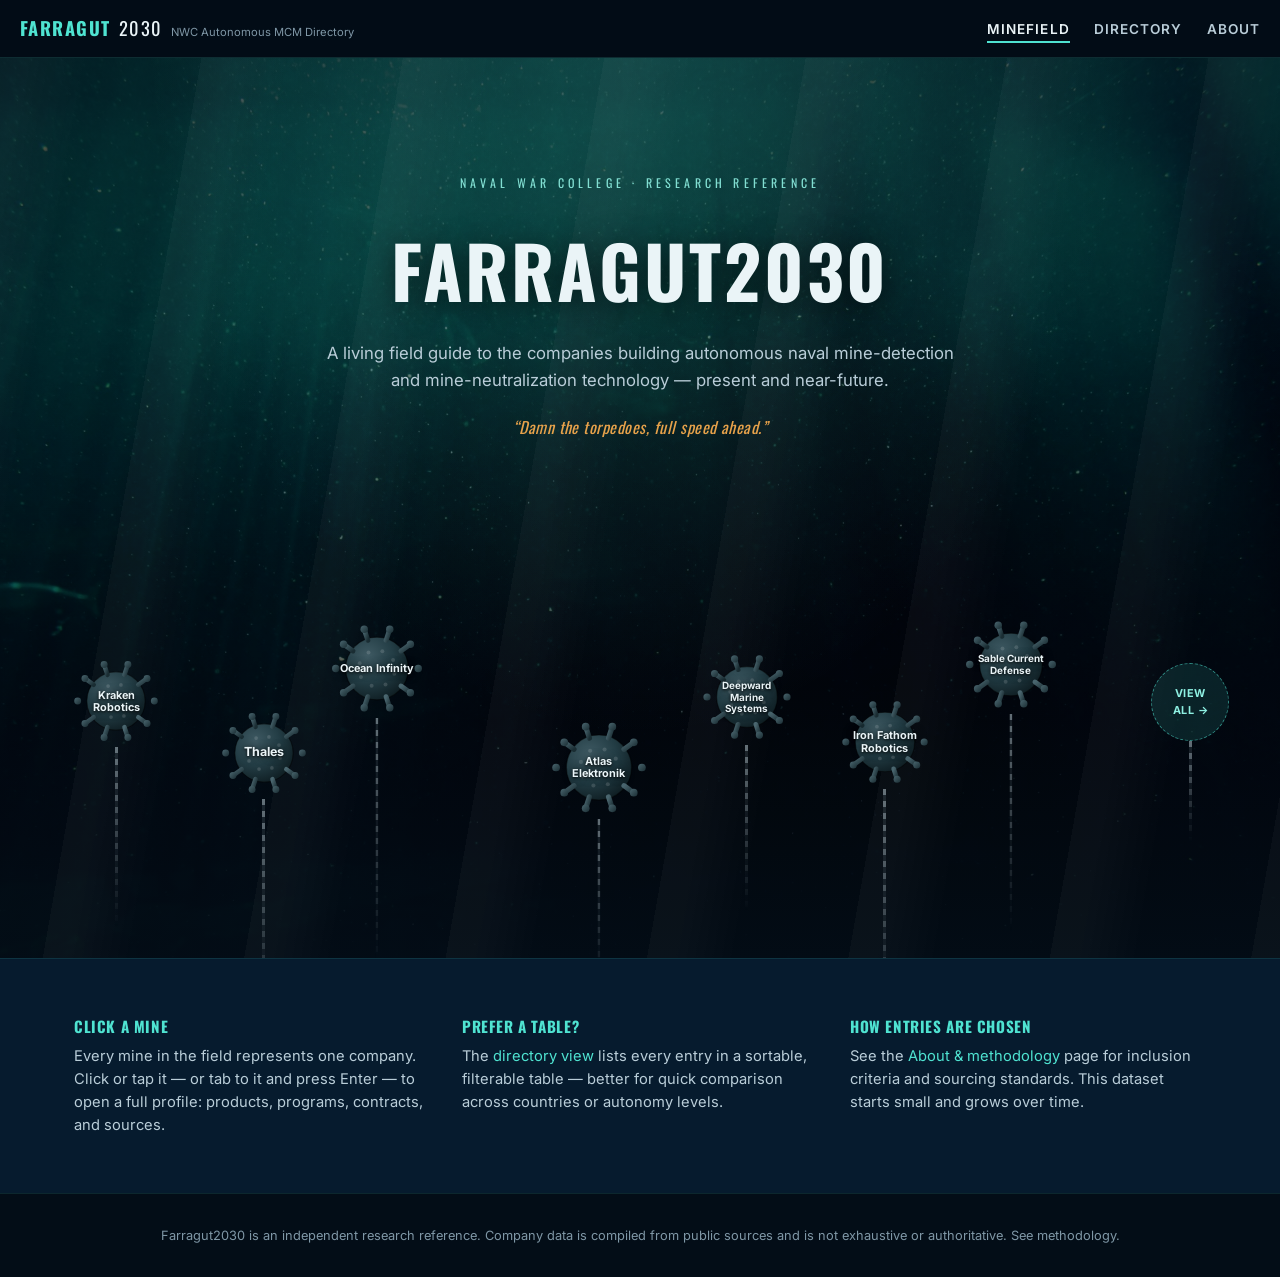
<file: index.html>
<!DOCTYPE html>
<html lang="en">
<head>
<meta charset="UTF-8">
<meta name="viewport" content="width=device-width, initial-scale=1.0">
<title>Farragut2030 — Autonomous Mine Countermeasure Technology Directory</title>
<meta name="description" content="A researcher's field guide to companies developing autonomous naval mine-countermeasure technology.">
<link rel="preconnect" href="https://fonts.googleapis.com">
<link href="https://fonts.googleapis.com/css2?family=Inter:wght@400;500;600;700&family=Oswald:wght@500;600;700&display=swap" rel="stylesheet">
<link rel="stylesheet" href="css/style.css">
<link rel="icon" href="data:image/svg+xml,<svg xmlns=%22http://www.w3.org/2000/svg%22 viewBox=%220 0 100 100%22><circle cx=%2250%22 cy=%2250%22 r=%2238%22 fill=%22%230b2942%22/><circle cx=%2250%22 cy=%2250%22 r=%2226%22 fill=%22%234fe3d1%22/></svg>">
</head>
<body>

<nav class="site-nav">
  <div class="site-nav__brand">
    <strong>FARRAGUT</strong>2030 <small>NWC Autonomous MCM Directory</small>
  </div>
  <ul class="site-nav__links">
    <li><a href="index.html" aria-current="page">Minefield</a></li>
    <li><a href="companies.html">Directory</a></li>
    <li><a href="about.html">About</a></li>
  </ul>
</nav>

<!-- Shared gradient/pattern defs used by every mine icon -->
<svg width="0" height="0" style="position:absolute">
  <defs>
    <radialGradient id="mineGradient" cx="35%" cy="30%" r="75%">
      <stop offset="0%" stop-color="#3f5a63"/>
      <stop offset="55%" stop-color="#233d45"/>
      <stop offset="100%" stop-color="#0f1e23"/>
    </radialGradient>
    <linearGradient id="hornGradient" x1="0%" y1="0%" x2="100%" y2="100%">
      <stop offset="0%" stop-color="#4a666f"/>
      <stop offset="100%" stop-color="#1a2d33"/>
    </linearGradient>
  </defs>
</svg>

<header class="hero" id="top">
  <img class="hero__photo" src="images/ocean-deep-rays.jpg" alt="" aria-hidden="true">
  <div class="hero__overlay"></div>
  <div class="hero__rays"></div>
  <div class="bubble-layer" id="bubbleLayer" aria-hidden="true"></div>

  <div class="hero__intro">
    <p class="hero__eyebrow">Naval War College &middot; Research Reference</p>
    <h1 class="hero__title">Farragut2030</h1>
    <p class="hero__tagline">A living field guide to the companies building autonomous naval mine-detection and mine-neutralization technology — present and near-future.</p>
    <p class="hero__quote">&ldquo;Damn the torpedoes, full speed ahead.&rdquo;</p>
  </div>

  <div class="hero__field">
    <div class="minefield" id="minefield" role="list" aria-label="Companies — click a mine to open its profile">
      <p style="color:var(--ink-500); text-align:center; padding-top:2rem;" id="minefieldLoading">Loading minefield…</p>
    </div>
  </div>


</header>

<section class="intro-strip">
  <div class="container intro-strip__grid">
    <div class="intro-card">
      <h3>Click a mine</h3>
      <p>Every mine in the field represents one company. Click or tap it — or tab to it and press Enter — to open a full profile: products, programs, contracts, and sources.</p>
    </div>
    <div class="intro-card">
      <h3>Prefer a table?</h3>
      <p>The <a href="companies.html">directory view</a> lists every entry in a sortable, filterable table — better for quick comparison across countries or autonomy levels.</p>
    </div>
    <div class="intro-card">
      <h3>How entries are chosen</h3>
      <p>See the <a href="about.html">About &amp; methodology</a> page for inclusion criteria and sourcing standards. This dataset starts small and grows over time.</p>
    </div>
  </div>
</section>

<footer class="site-footer">
  <div class="container">
    Farragut2030 is an independent research reference. Company data is compiled from public sources and is not exhaustive or authoritative. See <a href="about.html">methodology</a>.
  </div>
</footer>

<script src="js/main.js"></script>
</body>
</html>
</file>
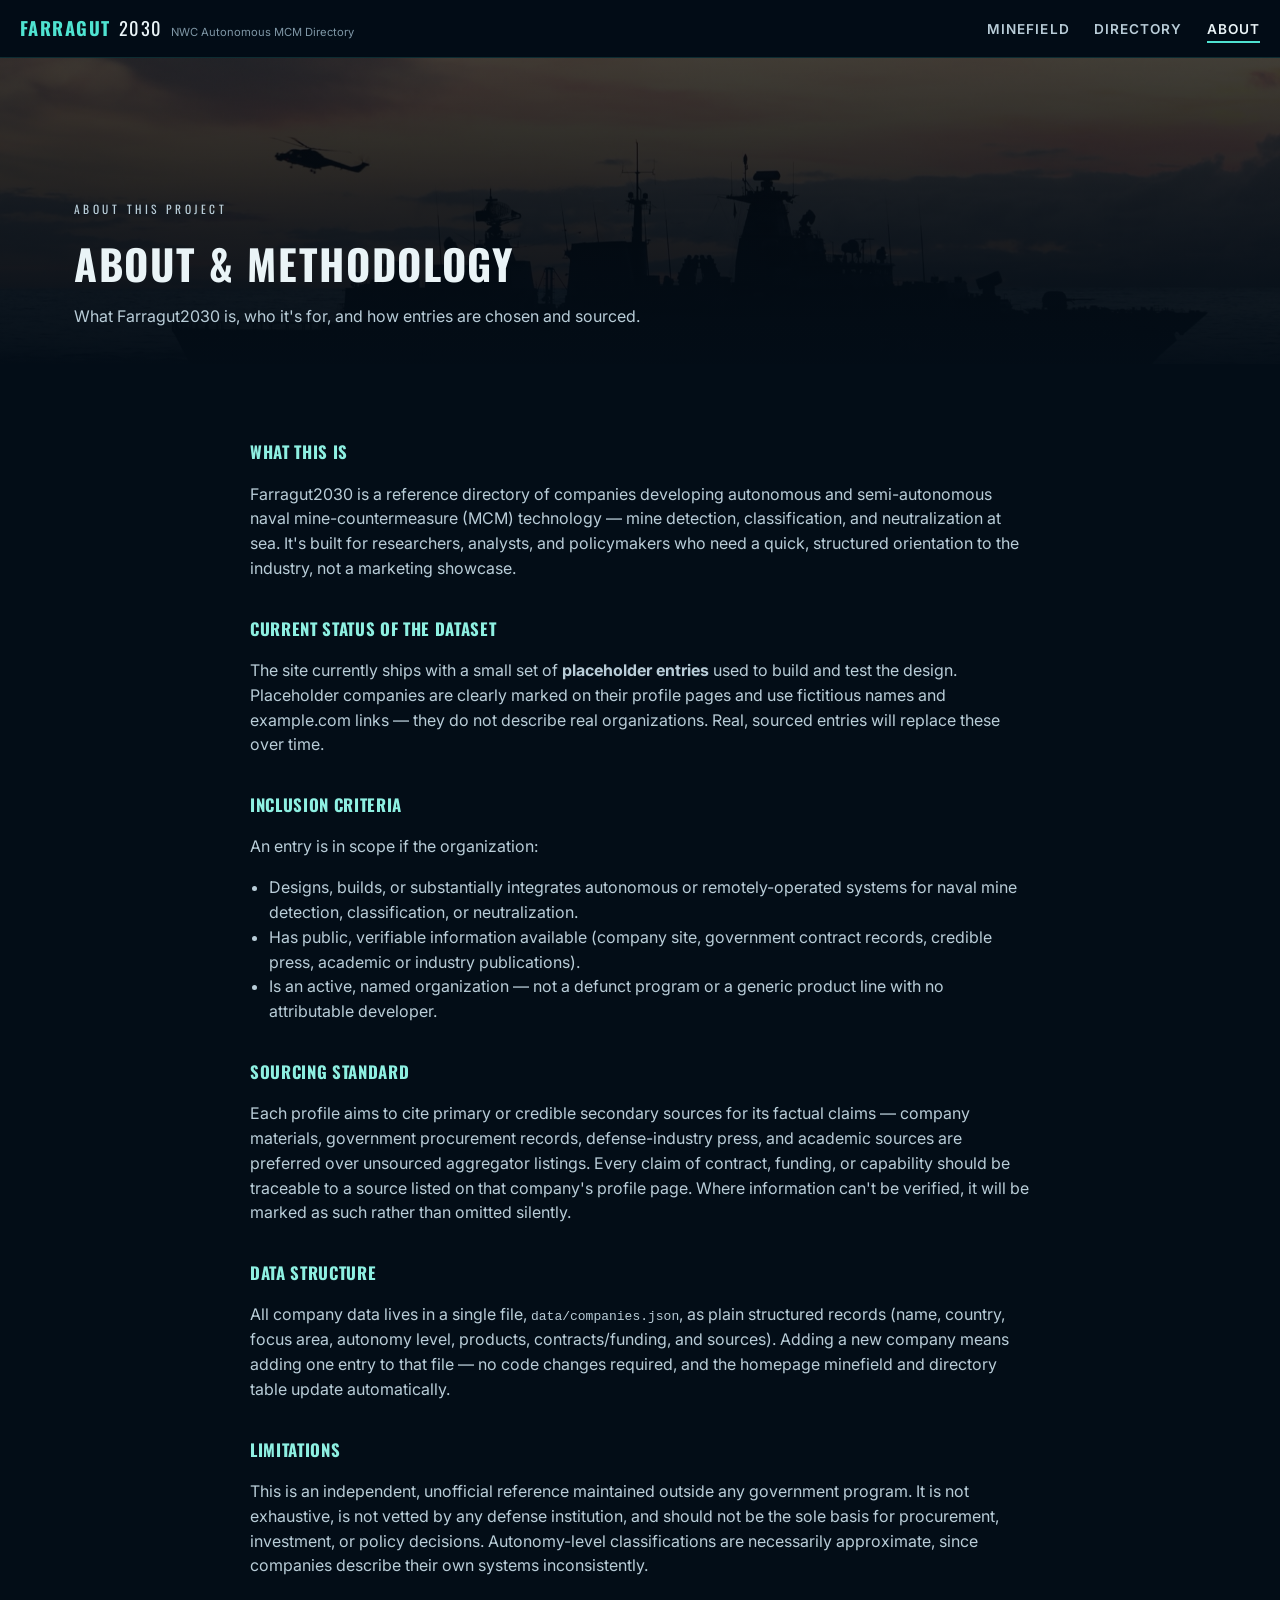
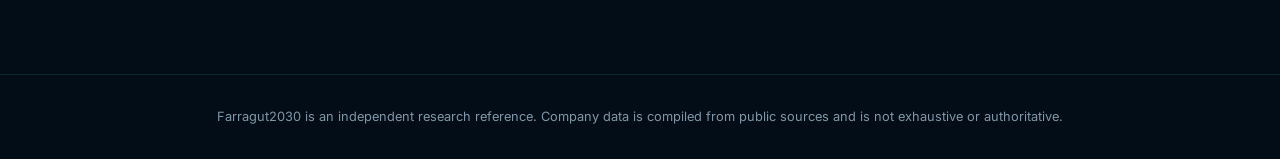
<file: about.html>
<!DOCTYPE html>
<html lang="en">
<head>
<meta charset="UTF-8">
<meta name="viewport" content="width=device-width, initial-scale=1.0">
<title>About &amp; Methodology — Farragut2030</title>
<link rel="preconnect" href="https://fonts.googleapis.com">
<link href="https://fonts.googleapis.com/css2?family=Inter:wght@400;500;600;700&family=Oswald:wght@500;600;700&display=swap" rel="stylesheet">
<link rel="stylesheet" href="css/style.css">
<link rel="icon" href="data:image/svg+xml,<svg xmlns=%22http://www.w3.org/2000/svg%22 viewBox=%220 0 100 100%22><circle cx=%2250%22 cy=%2250%22 r=%2238%22 fill=%22%230b2942%22/><circle cx=%2250%22 cy=%2250%22 r=%2226%22 fill=%22%234fe3d1%22/></svg>">
</head>
<body>

<nav class="site-nav">
  <div class="site-nav__brand">
    <strong>FARRAGUT</strong>2030 <small>NWC Autonomous MCM Directory</small>
  </div>
  <ul class="site-nav__links">
    <li><a href="index.html">Minefield</a></li>
    <li><a href="companies.html">Directory</a></li>
    <li><a href="about.html" aria-current="page">About</a></li>
  </ul>
</nav>

<div class="page-banner">
  <img class="page-banner__photo" src="images/warship-silhouette.jpg" alt="" aria-hidden="true">
  <div class="page-banner__overlay"></div>
  <div class="page-banner__content">
    <div class="container">
      <p class="page-banner__eyebrow">About This Project</p>
      <h1>About &amp; Methodology</h1>
      <p>What Farragut2030 is, who it's for, and how entries are chosen and sourced.</p>
    </div>
  </div>
</div>

<main class="container about-content">
  <h2>What this is</h2>
  <p>Farragut2030 is a reference directory of companies developing autonomous and semi-autonomous naval mine-countermeasure (MCM) technology — mine detection, classification, and neutralization at sea. It's built for researchers, analysts, and policymakers who need a quick, structured orientation to the industry, not a marketing showcase.</p>

  <h2>Current status of the dataset</h2>
  <p>The site currently ships with a small set of <strong>placeholder entries</strong> used to build and test the design. Placeholder companies are clearly marked on their profile pages and use fictitious names and example.com links — they do not describe real organizations. Real, sourced entries will replace these over time.</p>

  <h2>Inclusion criteria</h2>
  <p>An entry is in scope if the organization:</p>
  <ul>
    <li>Designs, builds, or substantially integrates autonomous or remotely-operated systems for naval mine detection, classification, or neutralization.</li>
    <li>Has public, verifiable information available (company site, government contract records, credible press, academic or industry publications).</li>
    <li>Is an active, named organization — not a defunct program or a generic product line with no attributable developer.</li>
  </ul>

  <h2>Sourcing standard</h2>
  <p>Each profile aims to cite primary or credible secondary sources for its factual claims — company materials, government procurement records, defense-industry press, and academic sources are preferred over unsourced aggregator listings. Every claim of contract, funding, or capability should be traceable to a source listed on that company's profile page. Where information can't be verified, it will be marked as such rather than omitted silently.</p>

  <h2>Data structure</h2>
  <p>All company data lives in a single file, <code>data/companies.json</code>, as plain structured records (name, country, focus area, autonomy level, products, contracts/funding, and sources). Adding a new company means adding one entry to that file — no code changes required, and the homepage minefield and directory table update automatically.</p>

  <h2>Limitations</h2>
  <p>This is an independent, unofficial reference maintained outside any government program. It is not exhaustive, is not vetted by any defense institution, and should not be the sole basis for procurement, investment, or policy decisions. Autonomy-level classifications are necessarily approximate, since companies describe their own systems inconsistently.</p>
</main>

<footer class="site-footer">
  <div class="container">
    Farragut2030 is an independent research reference. Company data is compiled from public sources and is not exhaustive or authoritative.
  </div>
</footer>

</body>
</html>
</file>
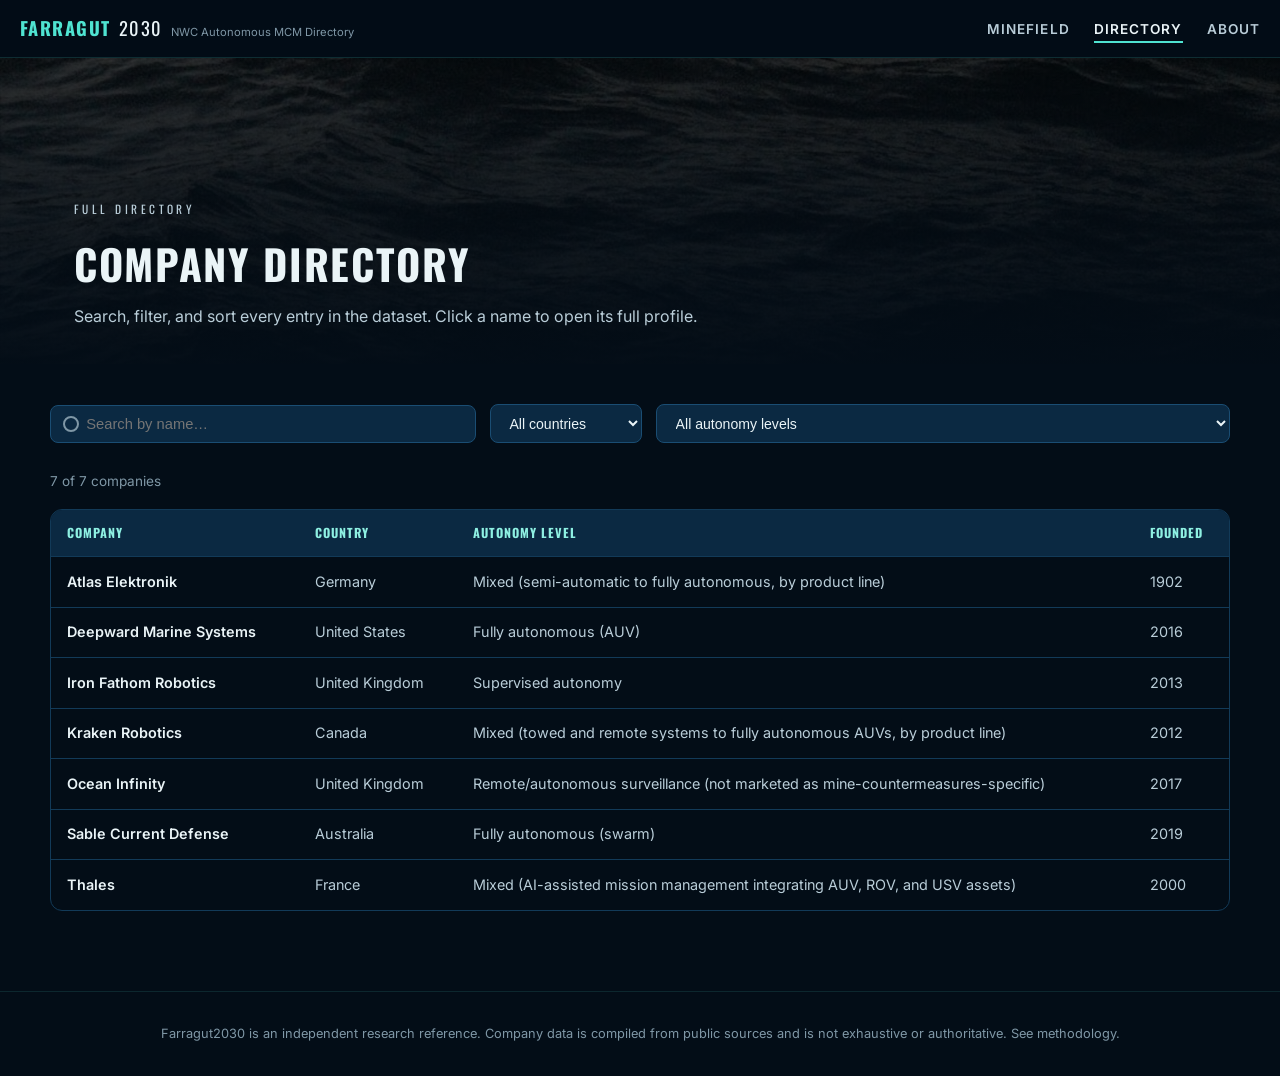
<file: companies.html>
<!DOCTYPE html>
<html lang="en">
<head>
<meta charset="UTF-8">
<meta name="viewport" content="width=device-width, initial-scale=1.0">
<title>Directory — Farragut2030</title>
<link rel="preconnect" href="https://fonts.googleapis.com">
<link href="https://fonts.googleapis.com/css2?family=Inter:wght@400;500;600;700&family=Oswald:wght@500;600;700&display=swap" rel="stylesheet">
<link rel="stylesheet" href="css/style.css">
<link rel="icon" href="data:image/svg+xml,<svg xmlns=%22http://www.w3.org/2000/svg%22 viewBox=%220 0 100 100%22><circle cx=%2250%22 cy=%2250%22 r=%2238%22 fill=%22%230b2942%22/><circle cx=%2250%22 cy=%2250%22 r=%2226%22 fill=%22%234fe3d1%22/></svg>">
</head>
<body>

<nav class="site-nav">
  <div class="site-nav__brand">
    <strong>FARRAGUT</strong>2030 <small>NWC Autonomous MCM Directory</small>
  </div>
  <ul class="site-nav__links">
    <li><a href="index.html">Minefield</a></li>
    <li><a href="companies.html" aria-current="page">Directory</a></li>
    <li><a href="about.html">About</a></li>
  </ul>
</nav>

<div class="page-banner">
  <img class="page-banner__photo" src="images/dark-sea-waves.jpg" alt="" aria-hidden="true">
  <div class="page-banner__overlay"></div>
  <div class="page-banner__content">
    <div class="container">
      <p class="page-banner__eyebrow">Full Directory</p>
      <h1>Company Directory</h1>
      <p>Search, filter, and sort every entry in the dataset. Click a name to open its full profile.</p>
    </div>
  </div>
</div>

<main class="container directory">
  <div class="directory__controls">
    <div class="directory__search">
      <input type="search" id="searchInput" placeholder="Search by name…" aria-label="Search companies by name">
    </div>
    <select id="filterCountry" aria-label="Filter by country">
      <option value="">All countries</option>
    </select>
    <select id="filterAutonomy" aria-label="Filter by autonomy level">
      <option value="">All autonomy levels</option>
    </select>
  </div>

  <p class="directory__count" id="resultCount"></p>

  <div class="directory__table-wrap">
    <table class="directory__table">
      <thead>
        <tr>
          <th data-key="name">Company</th>
          <th data-key="country">Country</th>
          <th data-key="autonomyLevel">Autonomy Level</th>
          <th data-key="founded">Founded</th>
        </tr>
      </thead>
      <tbody id="tableBody">
        <tr><td colspan="4">Loading…</td></tr>
      </tbody>
    </table>
  </div>
  <p class="directory__empty" id="emptyState" hidden>No companies match your filters.</p>
</main>

<footer class="site-footer">
  <div class="container">
    Farragut2030 is an independent research reference. Company data is compiled from public sources and is not exhaustive or authoritative. See <a href="about.html">methodology</a>.
  </div>
</footer>

<script src="js/companies.js"></script>
</body>
</html>
</file>
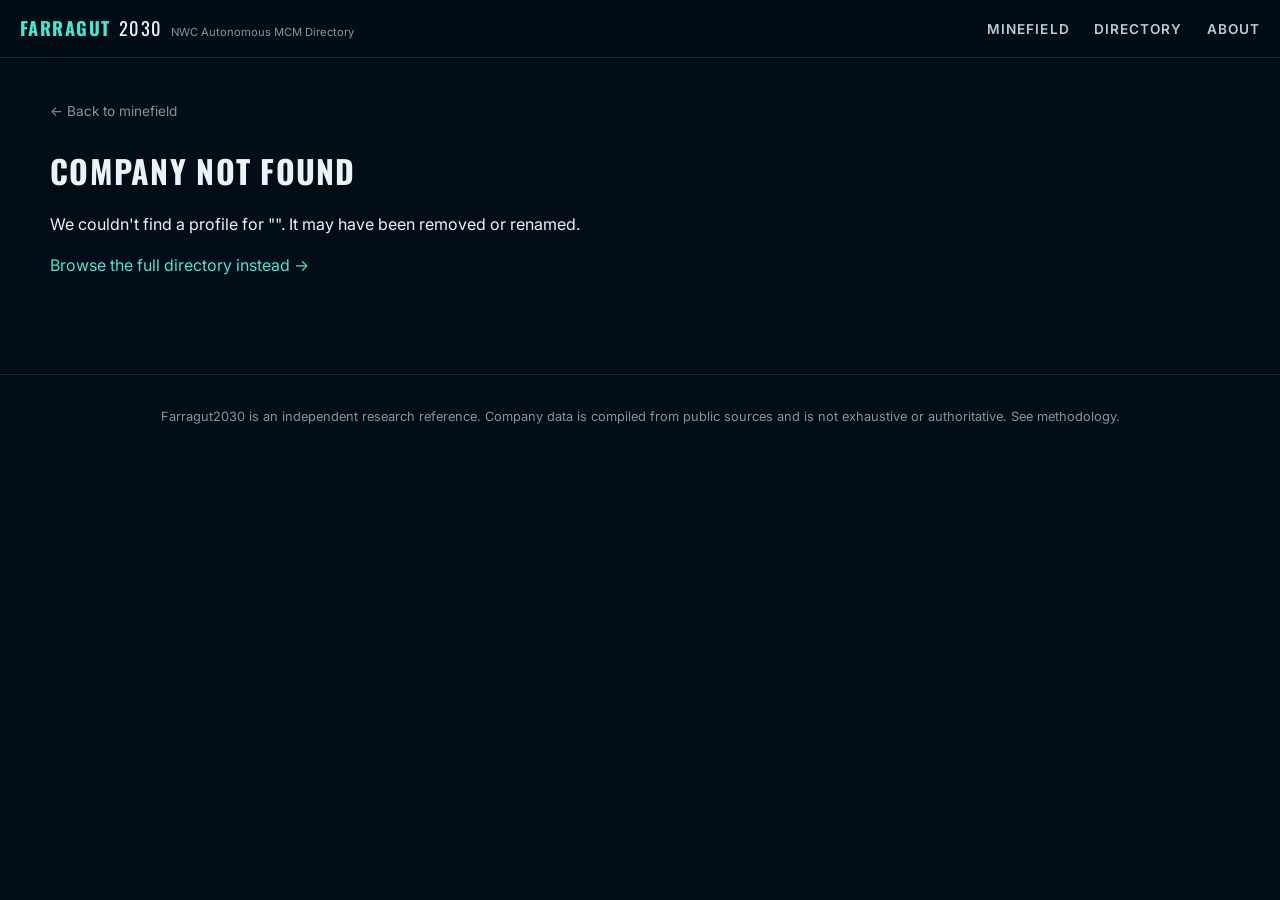
<file: company.html>
<!DOCTYPE html>
<html lang="en">
<head>
<meta charset="UTF-8">
<meta name="viewport" content="width=device-width, initial-scale=1.0">
<title>Company Profile — Farragut2030</title>
<link rel="preconnect" href="https://fonts.googleapis.com">
<link href="https://fonts.googleapis.com/css2?family=Inter:wght@400;500;600;700&family=Oswald:wght@500;600;700&display=swap" rel="stylesheet">
<link rel="stylesheet" href="css/style.css">
<link rel="icon" href="data:image/svg+xml,<svg xmlns=%22http://www.w3.org/2000/svg%22 viewBox=%220 0 100 100%22><circle cx=%2250%22 cy=%2250%22 r=%2238%22 fill=%22%230b2942%22/><circle cx=%2250%22 cy=%2250%22 r=%2226%22 fill=%22%234fe3d1%22/></svg>">
</head>
<body>

<nav class="site-nav">
  <div class="site-nav__brand">
    <strong>FARRAGUT</strong>2030 <small>NWC Autonomous MCM Directory</small>
  </div>
  <ul class="site-nav__links">
    <li><a href="index.html">Minefield</a></li>
    <li><a href="companies.html">Directory</a></li>
    <li><a href="about.html">About</a></li>
  </ul>
</nav>

<main class="container profile" id="profileRoot">
  <a class="profile__back" href="index.html">&larr; Back to minefield</a>
  <p>Loading…</p>
</main>

<footer class="site-footer">
  <div class="container">
    Farragut2030 is an independent research reference. Company data is compiled from public sources and is not exhaustive or authoritative. See <a href="about.html">methodology</a>.
  </div>
</footer>

<script src="js/company.js"></script>
</body>
</html>
</file>
<file: css/style.css>
/* ============================================================
   Farragut2030 — shared stylesheet
   ============================================================ */

:root {
  --navy-950: #030d17;
  --navy-900: #061b2e;
  --navy-800: #0b2942;
  --navy-700: #123a58;
  --navy-600: #1a4d73;
  --teal-400: #4fe3d1;
  --teal-300: #8ef0e2;
  --amber-400: #ffb04f;
  --ink-100: #eaf4f7;
  --ink-300: #b9cdd8;
  --ink-500: #7f97a6;
  --danger-400: #ff6b6b;

  --font-display: 'Oswald', 'Arial Narrow', sans-serif;
  --font-body: 'Inter', -apple-system, BlinkMacSystemFont, 'Segoe UI', sans-serif;

  --shadow-glow: 0 0 24px rgba(79, 227, 209, 0.45);
  --ease-smooth: cubic-bezier(0.22, 0.61, 0.36, 1);
}

* { box-sizing: border-box; }

html {
  scroll-behavior: smooth;
}

body {
  margin: 0;
  background: var(--navy-950);
  color: var(--ink-100);
  font-family: var(--font-body);
  line-height: 1.55;
  -webkit-font-smoothing: antialiased;
}

h1, h2, h3, h4 {
  font-family: var(--font-display);
  text-transform: uppercase;
  letter-spacing: 0.04em;
  margin: 0 0 0.5em;
  color: var(--ink-100);
}

a { color: var(--teal-400); text-decoration: none; }
a:hover { color: var(--teal-300); }

img { max-width: 100%; display: block; }

.container {
  max-width: 1180px;
  margin: 0 auto;
  padding: 0 1.5rem;
}

/* ---------- Nav ---------- */
.site-nav {
  position: sticky;
  top: 0;
  z-index: 100;
  display: flex;
  flex-wrap: wrap;
  align-items: center;
  justify-content: space-between;
  gap: 0.5rem 1rem;
  padding: 0.9rem 1.25rem;
  background: rgba(3, 13, 23, 0.72);
  backdrop-filter: blur(10px);
  -webkit-backdrop-filter: blur(10px);
  border-bottom: 1px solid rgba(79, 227, 209, 0.15);
}

.site-nav__brand {
  display: flex;
  align-items: baseline;
  gap: 0.5rem;
  font-family: var(--font-display);
  font-size: 1.15rem;
  letter-spacing: 0.08em;
  color: var(--ink-100);
}
.site-nav__brand strong { color: var(--teal-400); }
.site-nav__brand small {
  font-family: var(--font-body);
  text-transform: none;
  letter-spacing: normal;
  color: var(--ink-500);
  font-size: 0.7rem;
}

.site-nav__links {
  display: flex;
  flex-wrap: wrap;
  gap: 0.6rem 1.5rem;
  list-style: none;
  margin: 0;
  padding: 0;
}
.site-nav__links a {
  color: var(--ink-300);
  font-size: 0.85rem;
  text-transform: uppercase;
  letter-spacing: 0.08em;
  font-weight: 600;
  padding-bottom: 4px;
  border-bottom: 2px solid transparent;
  transition: color 0.2s var(--ease-smooth), border-color 0.2s var(--ease-smooth);
}
.site-nav__links a:hover,
.site-nav__links a[aria-current="page"] {
  color: var(--ink-100);
  border-color: var(--teal-400);
}

/* ---------- Hero (homepage) ---------- */
.hero {
  position: relative;
  min-height: 100vh;
  display: flex;
  flex-direction: column;
  overflow: hidden;
  background: #010810;
}

.hero__photo {
  position: absolute;
  inset: 0;
  width: 100%;
  height: 100%;
  object-fit: cover;
  filter: saturate(0.85) brightness(0.55) contrast(1.05);
  transform: scale(1.02);
}

.hero__overlay {
  position: absolute;
  inset: 0;
  background:
    radial-gradient(ellipse at 50% -10%, rgba(79, 227, 209, 0.18), transparent 55%),
    linear-gradient(180deg, rgba(3, 13, 23, 0.55) 0%, rgba(3, 13, 23, 0.15) 30%, rgba(3, 13, 23, 0.35) 70%, rgba(3, 13, 23, 0.92) 100%);
  pointer-events: none;
}

.hero__rays {
  position: absolute;
  inset: 0;
  background: repeating-linear-gradient(
    100deg,
    rgba(255,255,255,0.05) 0%,
    rgba(255,255,255,0.05) 2%,
    transparent 6%,
    transparent 14%
  );
  mix-blend-mode: screen;
  opacity: 0.5;
  animation: rays-drift 18s linear infinite;
  pointer-events: none;
}
@keyframes rays-drift {
  0% { transform: translateX(0) translateY(0); }
  100% { transform: translateX(-4%) translateY(2%); }
}

.hero__intro {
  position: relative;
  z-index: 5;
  text-align: center;
  padding: 6.5rem 1.5rem 2rem;
}
.hero__eyebrow {
  color: var(--teal-300);
  font-family: var(--font-display);
  letter-spacing: 0.35em;
  font-size: 0.75rem;
  text-transform: uppercase;
  opacity: 0.9;
}
.hero__title {
  font-size: clamp(2.4rem, 6vw, 4.5rem);
  margin: 0.3em 0 0.2em;
  text-shadow: 0 4px 30px rgba(0,0,0,0.6);
}
.hero__tagline {
  max-width: 640px;
  margin: 0 auto;
  color: var(--ink-300);
  font-size: 1.05rem;
}
.hero__quote {
  margin-top: 1.4rem;
  font-family: var(--font-display);
  font-style: italic;
  color: var(--amber-400);
  letter-spacing: 0.03em;
  font-size: 1rem;
  opacity: 0.9;
}

.hero__field {
  position: relative;
  z-index: 5;
  flex: 1;
  width: 100%;
  margin-top: 2rem;
}

.minefield {
  position: relative;
  width: 100%;
  height: 100%;
  min-height: 420px;
}

.mine-marker {
  position: absolute;
  transform: translate(-50%, 0);
  display: flex;
  flex-direction: column;
  align-items: center;
}

.mine-chain {
  width: 3px;
  background: repeating-linear-gradient(
    180deg,
    rgba(190, 208, 216, 0.65) 0px,
    rgba(190, 208, 216, 0.65) 6px,
    rgba(120, 140, 150, 0.25) 6px,
    rgba(120, 140, 150, 0.25) 12px
  );
  -webkit-mask-image: linear-gradient(180deg, rgba(0,0,0,0.8), transparent 92%);
  mask-image: linear-gradient(180deg, rgba(0,0,0,0.8), transparent 92%);
  order: 2;
}

.mine-clickable {
  order: 1;
  position: relative;
  display: block;
  width: clamp(50px, 15vw, var(--mine-size, 96px));
  height: clamp(50px, 15vw, var(--mine-size, 96px));
  cursor: pointer;
  animation-name: mine-sway;
  animation-timing-function: ease-in-out;
  animation-iteration-count: infinite;
  animation-duration: var(--sway-duration, 6s);
  animation-delay: var(--sway-delay, 0s);
  border-radius: 50%;
}
.mine-clickable:focus-visible {
  outline: 2px solid var(--amber-400);
  outline-offset: 4px;
}

@keyframes mine-sway {
  0%, 100% { transform: rotate(-2.4deg) translateY(0); }
  50% { transform: rotate(2.4deg) translateY(-7px); }
}

.mine-svg { display: block; width: 100%; height: 100%; overflow: visible; }
.mine-hull { fill: url(#mineGradient); stroke: rgba(0,0,0,0.45); stroke-width: 1.5; transition: filter 0.25s var(--ease-smooth); }
.mine-horn { fill: url(#hornGradient); }
.mine-rivet { fill: rgba(255,255,255,0.14); }

.mine-pulse-ring {
  position: absolute;
  inset: -20%;
  border-radius: 50%;
  border: 2px solid var(--teal-400);
  opacity: 0;
  pointer-events: none;
}

.mine-label {
  position: absolute;
  inset: 12%;
  display: flex;
  align-items: center;
  justify-content: center;
  text-align: center;
  color: var(--ink-100);
  font-weight: 700;
  font-size: var(--label-size, 0.72rem);
  line-height: 1.15;
  text-shadow: 0 1px 3px rgba(0,0,0,0.9), 0 0 10px rgba(0,0,0,0.6);
  pointer-events: none;
}

.mine-clickable:hover .mine-hull,
.mine-clickable:focus-visible .mine-hull {
  filter: drop-shadow(0 0 14px rgba(79, 227, 209, 0.9));
}
.mine-clickable:hover .mine-label,
.mine-clickable:focus-visible .mine-label {
  color: var(--teal-300);
}
.mine-clickable:hover .mine-pulse-ring,
.mine-clickable:focus-visible .mine-pulse-ring {
  animation: mine-pulse 1.15s var(--ease-smooth) infinite;
}
@keyframes mine-pulse {
  0% { transform: scale(0.75); opacity: 0.6; }
  100% { transform: scale(1.35); opacity: 0; }
}

.mine-more {
  display: flex;
  align-items: center;
  justify-content: center;
  border-radius: 50%;
  background: rgba(79, 227, 209, 0.12);
  border: 1.5px dashed rgba(79, 227, 209, 0.55);
  color: var(--teal-300);
  font-size: 0.68rem;
  font-weight: 700;
  text-align: center;
  text-transform: uppercase;
  letter-spacing: 0.04em;
}

.bubble-layer {
  position: absolute;
  inset: 0;
  z-index: 4;
  pointer-events: none;
  overflow: hidden;
}
.bubble {
  position: absolute;
  bottom: -5%;
  border-radius: 50%;
  background: radial-gradient(circle at 32% 32%, rgba(255,255,255,0.85), rgba(180, 230, 225, 0.15) 70%, transparent 75%);
  opacity: 0.55;
  animation-name: bubble-rise;
  animation-timing-function: linear;
  animation-iteration-count: infinite;
}
@keyframes bubble-rise {
  0% { transform: translateY(0) translateX(0); opacity: 0; }
  10% { opacity: 0.6; }
  90% { opacity: 0.4; }
  100% { transform: translateY(-115vh) translateX(var(--drift, 20px)); opacity: 0; }
}

/* ---------- Section below hero ---------- */
.intro-strip {
  background: var(--navy-900);
  border-top: 1px solid rgba(79, 227, 209, 0.12);
  padding: 3.5rem 0;
}
.intro-strip__grid {
  display: grid;
  grid-template-columns: repeat(auto-fit, minmax(220px, 1fr));
  gap: 2rem;
}
.intro-card h3 {
  color: var(--teal-400);
  font-size: 0.95rem;
  margin-bottom: 0.4rem;
}
.intro-card p {
  color: var(--ink-300);
  font-size: 0.92rem;
  margin: 0;
}

/* ---------- Generic page banner (list/about pages) ---------- */
.page-banner {
  position: relative;
  min-height: 34vh;
  display: flex;
  align-items: flex-end;
  overflow: hidden;
  background: var(--navy-950);
}
.page-banner__photo {
  position: absolute;
  inset: 0;
  width: 100%;
  height: 100%;
  object-fit: cover;
  filter: saturate(0.7) brightness(0.4);
}
.page-banner__overlay {
  position: absolute;
  inset: 0;
  background: linear-gradient(180deg, rgba(3,13,23,0.35) 0%, rgba(3,13,23,0.96) 100%);
}
.page-banner__content {
  position: relative;
  z-index: 2;
  padding: 2.5rem 1.5rem 2.25rem;
  width: 100%;
}
.page-banner__content .container { padding: 0 1.5rem; }
.page-banner__eyebrow {
  color: var(--teal-300);
  font-size: 0.72rem;
  letter-spacing: 0.3em;
  text-transform: uppercase;
  font-family: var(--font-display);
}
.page-banner h1 { font-size: clamp(1.8rem, 4vw, 2.6rem); margin: 0.3em 0 0.2em; }
.page-banner p { color: var(--ink-300); max-width: 640px; margin: 0; }

/* ---------- Directory / list page ---------- */
.directory {
  padding: 2.5rem 0 5rem;
}
.directory__controls {
  display: flex;
  flex-wrap: wrap;
  gap: 0.9rem;
  margin-bottom: 1.75rem;
  align-items: center;
}
.directory__search {
  flex: 1 1 240px;
  position: relative;
}
.directory__search input {
  width: 100%;
  padding: 0.65rem 0.9rem 0.65rem 2.2rem;
  border-radius: 8px;
  border: 1px solid var(--navy-600);
  background: var(--navy-800);
  color: var(--ink-100);
  font-size: 0.92rem;
}
.directory__search input:focus {
  outline: none;
  border-color: var(--teal-400);
  box-shadow: 0 0 0 3px rgba(79, 227, 209, 0.18);
}
.directory__search::before {
  content: "";
  position: absolute;
  left: 0.8rem;
  top: 50%;
  transform: translateY(-50%);
  width: 12px; height: 12px;
  border: 2px solid var(--ink-500);
  border-radius: 50%;
}

.directory select {
  padding: 0.6rem 0.9rem;
  border-radius: 8px;
  border: 1px solid var(--navy-600);
  background: var(--navy-800);
  color: var(--ink-100);
  font-size: 0.88rem;
}

.directory__count {
  color: var(--ink-500);
  font-size: 0.85rem;
  margin-bottom: 1rem;
}

.directory__table-wrap {
  overflow-x: auto;
  border: 1px solid var(--navy-700);
  border-radius: 12px;
}
table.directory__table {
  width: 100%;
  border-collapse: collapse;
  min-width: 640px;
}
.directory__table thead th {
  text-align: left;
  padding: 0.85rem 1rem;
  background: var(--navy-800);
  font-family: var(--font-display);
  font-size: 0.78rem;
  letter-spacing: 0.08em;
  text-transform: uppercase;
  color: var(--teal-300);
  cursor: pointer;
  user-select: none;
  white-space: nowrap;
}
.directory__table thead th:hover { color: var(--ink-100); }
.directory__table thead th[data-active] { color: var(--amber-400); }
.directory__table tbody tr {
  border-top: 1px solid var(--navy-700);
  transition: background 0.15s var(--ease-smooth);
}
.directory__table tbody tr:hover { background: rgba(79, 227, 209, 0.06); }
.directory__table td {
  padding: 0.85rem 1rem;
  font-size: 0.9rem;
  color: var(--ink-300);
  vertical-align: top;
}
.directory__table td a {
  color: var(--ink-100);
  font-weight: 600;
}
.directory__table td a:hover { color: var(--teal-400); }

.badge {
  display: inline-block;
  padding: 0.2rem 0.6rem;
  border-radius: 999px;
  font-size: 0.72rem;
  font-weight: 600;
  background: rgba(79, 227, 209, 0.14);
  color: var(--teal-300);
  white-space: nowrap;
}

.directory__empty {
  padding: 3rem 1rem;
  text-align: center;
  color: var(--ink-500);
}

/* ---------- Company profile page ---------- */
.profile {
  padding: 2.5rem 0 5rem;
}
.profile__back {
  display: inline-flex;
  align-items: center;
  gap: 0.4rem;
  font-size: 0.85rem;
  color: var(--ink-500);
  margin-bottom: 1.5rem;
}
.profile__back:hover { color: var(--teal-400); }

.profile__header {
  display: flex;
  flex-wrap: wrap;
  gap: 1rem;
  align-items: center;
  justify-content: space-between;
  border-bottom: 1px solid var(--navy-700);
  padding-bottom: 1.5rem;
  margin-bottom: 2rem;
}
.profile__badges { display: flex; gap: 0.5rem; flex-wrap: wrap; }
.profile__title { font-size: clamp(1.6rem, 3.5vw, 2.4rem); margin: 0; }
.profile__meta { color: var(--ink-500); font-size: 0.85rem; margin-top: 0.3rem; }

.profile__placeholder-note {
  background: rgba(255, 176, 79, 0.1);
  border: 1px solid rgba(255, 176, 79, 0.35);
  color: var(--amber-400);
  padding: 0.8rem 1rem;
  border-radius: 10px;
  font-size: 0.85rem;
  margin-bottom: 2rem;
}

.profile__grid {
  display: grid;
  grid-template-columns: 2fr 1fr;
  gap: 2.5rem;
}
@media (max-width: 800px) {
  .profile__grid { grid-template-columns: 1fr; }
}

.profile__section { margin-bottom: 2.25rem; }
.profile__section h2 {
  font-size: 1rem;
  color: var(--teal-300);
  border-bottom: 1px solid var(--navy-700);
  padding-bottom: 0.5rem;
}
.profile__section p { color: var(--ink-300); }

.product-card {
  background: var(--navy-800);
  border: 1px solid var(--navy-700);
  border-radius: 10px;
  padding: 1rem 1.1rem;
  margin-bottom: 0.9rem;
}
.product-card h3 {
  font-size: 0.95rem;
  color: var(--ink-100);
  text-transform: none;
  letter-spacing: normal;
  margin-bottom: 0.3rem;
}
.product-card p { color: var(--ink-300); font-size: 0.9rem; margin: 0; }

.fact-list { list-style: none; margin: 0; padding: 0; }
.fact-list li {
  display: flex;
  justify-content: space-between;
  gap: 1rem;
  padding: 0.6rem 0;
  border-bottom: 1px dashed var(--navy-700);
  font-size: 0.88rem;
}
.fact-list li span:first-child { color: var(--ink-500); }
.fact-list li span:last-child { color: var(--ink-100); text-align: right; }

.contract-list, .source-list { list-style: none; margin: 0; padding: 0; }
.contract-list li {
  padding: 0.6rem 0.8rem;
  background: var(--navy-800);
  border-radius: 8px;
  margin-bottom: 0.6rem;
  font-size: 0.88rem;
  color: var(--ink-300);
}
.source-list li { margin-bottom: 0.5rem; font-size: 0.85rem; }

/* ---------- About page ---------- */
.about-content {
  padding: 2.5rem 0 5rem;
  max-width: 780px;
  margin: 0 auto;
}
.about-content h2 {
  color: var(--teal-300);
  font-size: 1.05rem;
  margin-top: 2.2rem;
}
.about-content p, .about-content li { color: var(--ink-300); }
.about-content ul { padding-left: 1.2rem; }

/* ---------- Footer ---------- */
.site-footer {
  border-top: 1px solid rgba(79, 227, 209, 0.12);
  background: var(--navy-950);
  padding: 2rem 0;
  color: var(--ink-500);
  font-size: 0.8rem;
  text-align: center;
}
.site-footer a { color: var(--ink-500); }
.site-footer a:hover { color: var(--teal-400); }

@media (max-width: 640px) {
  .site-nav { padding: 0.75rem 1rem; }
  .site-nav__brand small { display: none; }
  .site-nav__links { gap: 0.5rem 1rem; }
  .site-nav__links a { font-size: 0.72rem; }
  .hero__intro { padding-top: 4.5rem; }
  .mine-label { font-size: calc(var(--label-size, 0.72rem) * 0.8); inset: 8%; }
  .mine-more { font-size: 0.58rem; }
}

@media (prefers-reduced-motion: reduce) {
  .mine-sway, .hero__rays, .bubble, .mine-pulse {
    animation: none !important;
  }
}
</file>
